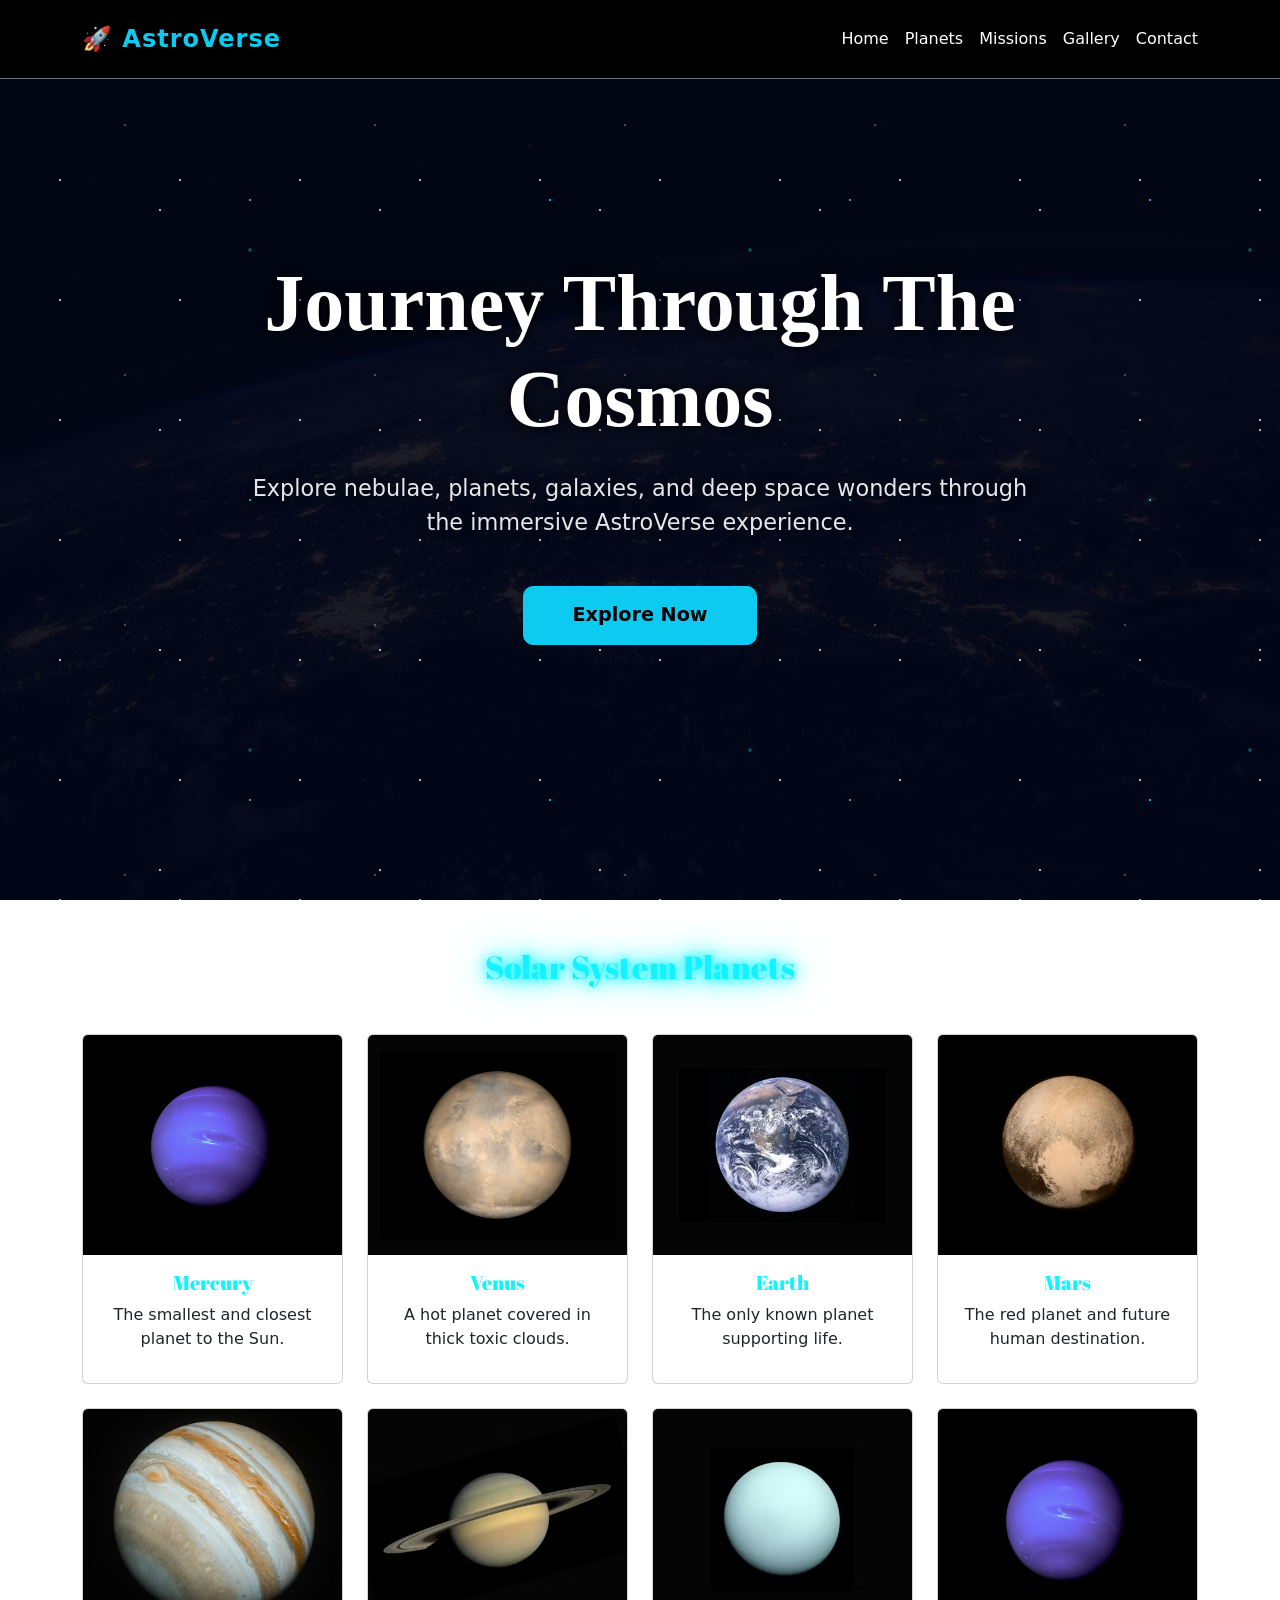
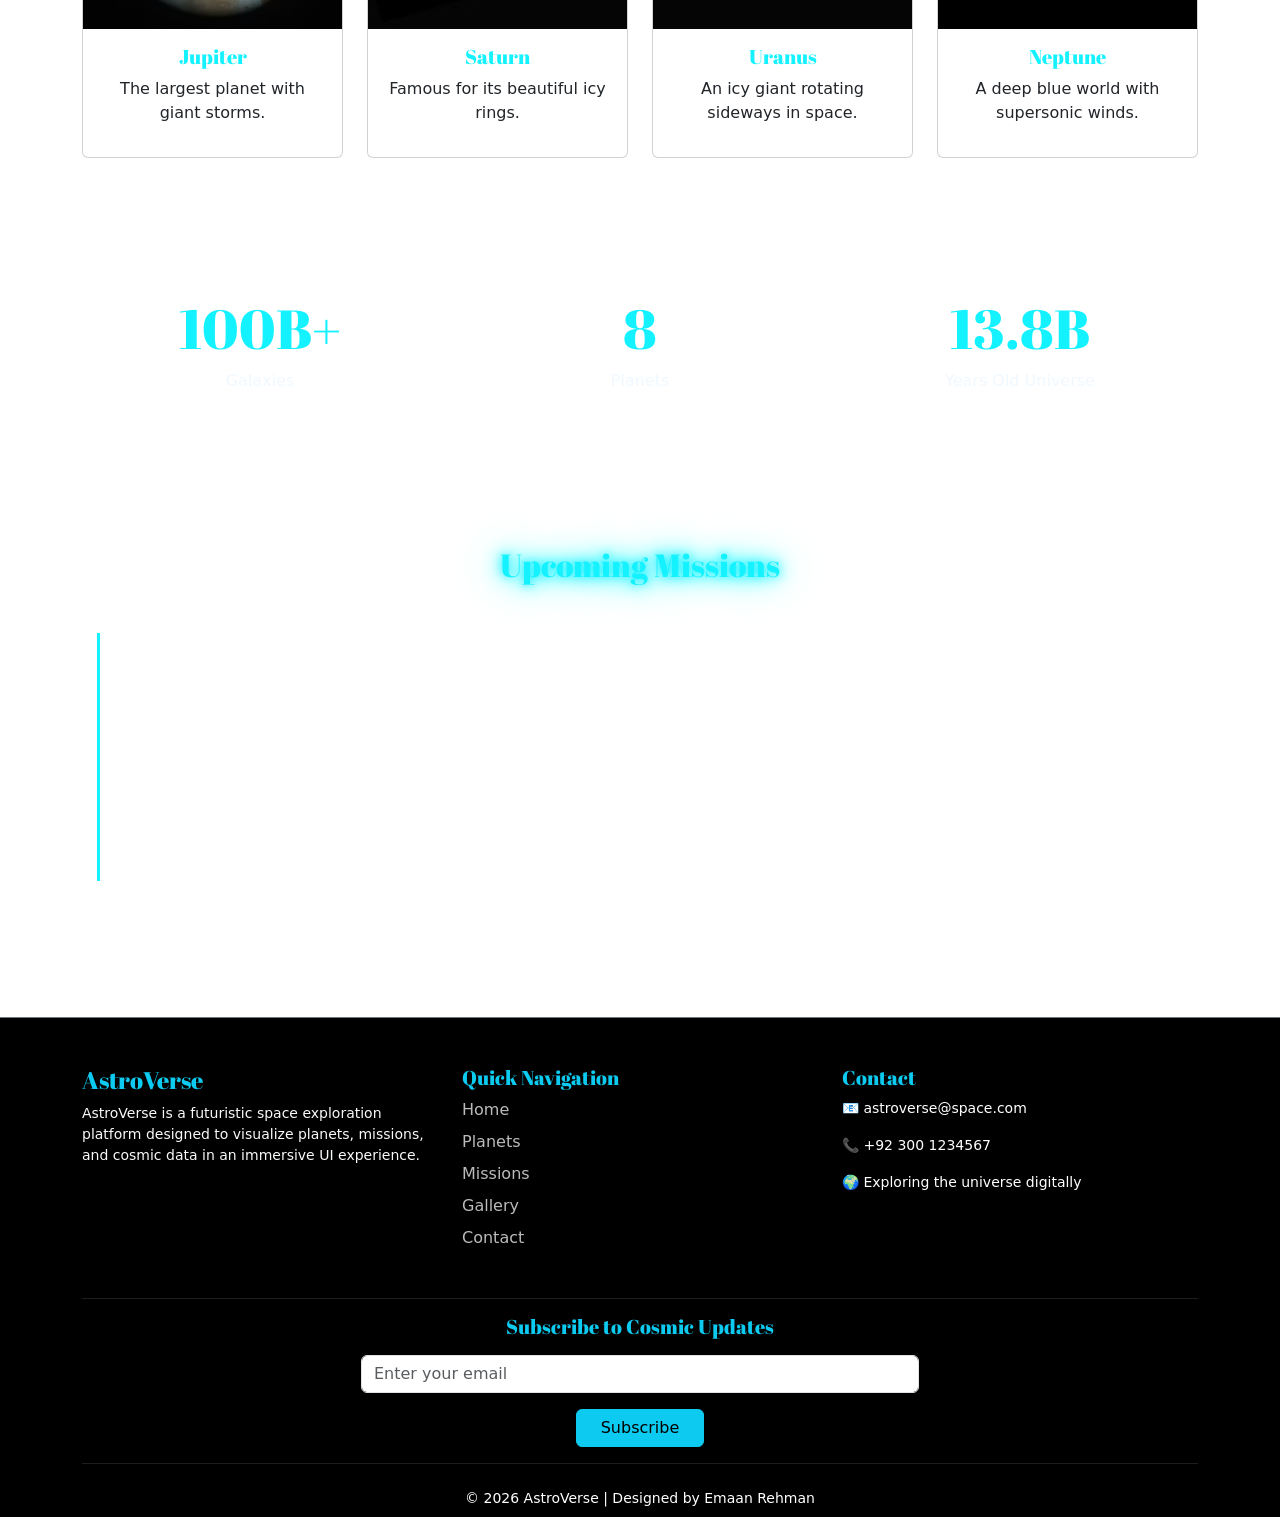
<file: Astroverse/index.html>
<!DOCTYPE html>
<html>
<head>
<title>AstroVerse</title>

<link rel="stylesheet" href="style.css">
<link rel="icon" type="image/x-icon" href="images/favicon.webp">

<link href="https://cdn.jsdelivr.net/npm/bootstrap@5.3.2/dist/css/bootstrap.min.css" rel="stylesheet">

<link href="https://fonts.googleapis.com/css2?family=Abril+Fatface&family=Cabin&display=swap" rel="stylesheet">
</head>

<body>

<!-- STAR BACKGROUND -->
<div class="stars"></div>
<div class="stars2"></div>
<div class="stars3"></div>

<!-- NAVBAR -->
<header class="fixed-top">
<nav class="navbar navbar-expand-lg navbar-dark bg-black border-bottom border-secondary py-3">
  <div class="container">

    <!-- Brand -->
    <a class="navbar-brand fw-bold text-info fs-4" href="index.html">
      🚀 AstroVerse
    </a>

    <!-- Toggler (visual only, no JS needed) -->
    <div class="ms-auto d-flex gap-3 align-items-center">

      <a href="index.html" class="nav-link text-white">Home</a>
      <a href="planets.html" class="nav-link text-white">Planets</a>
      <a href="missions.html" class="nav-link text-white">Missions</a>
      <a href="gallery.html" class="nav-link text-white">Gallery</a>
      <a href="contact.html" class="nav-link text-white">Contact</a>

    </div>

  </div>
</nav>
</header>

<!-- HERO SECTION -->
<section class="hero">

<div class="container">

<div class="row justify-content-center">

<div class="col-lg-9 text-center">

<h1 class="hero-title">
Journey Through The Cosmos
</h1>

<p class="hero-text">
Explore nebulae, planets, galaxies, and deep space wonders
through the immersive AstroVerse experience.
</p>

<a href="planets.html" class="btn btn-info btn-lg px-5 mt-3">
Explore Now
</a>

</div>

</div>

</div>

</section>

<!-- PLANETS SECTION -->
<section id="planets" class="py-5">

<div class="container">

<h2 class="text-center mb-5 glow">Solar System Planets</h2>

<div class="row g-4">

<!-- Mercury -->
<div class="col-lg-3 col-md-4 col-sm-6">
<div class="card">
<img src="images/mercury.jpg" class="img-fluid">
<div class="card-body text-center">
<h5>Mercury</h5>
<p>The smallest and closest planet to the Sun.</p>
</div>
</div>
</div>

<!-- Venus -->
<div class="col-lg-3 col-md-4 col-sm-6">
<div class="card">
<img src="images/venus.jpg" class="img-fluid">
<div class="card-body text-center">
<h5>Venus</h5>
<p>A hot planet covered in thick toxic clouds.</p>
</div>
</div>
</div>

<!-- Earth -->
<div class="col-lg-3 col-md-4 col-sm-6">
<div class="card">
<img src="images/earth.jpg" class="img-fluid">
<div class="card-body text-center">
<h5>Earth</h5>
<p>The only known planet supporting life.</p>
</div>
</div>
</div>

<!-- Mars -->
<div class="col-lg-3 col-md-4 col-sm-6">
<div class="card">
<img src="images/mars.jpg" class="img-fluid">
<div class="card-body text-center">
<h5>Mars</h5>
<p>The red planet and future human destination.</p>
</div>
</div>
</div>

<!-- Jupiter -->
<div class="col-lg-3 col-md-4 col-sm-6">
<div class="card">
<img src="images/jupiter.jpg" class="img-fluid">
<div class="card-body text-center">
<h5>Jupiter</h5>
<p>The largest planet with giant storms.</p>
</div>
</div>
</div>

<!-- Saturn -->
<div class="col-lg-3 col-md-4 col-sm-6">
<div class="card">
<img src="images/saturn.jpg" class="img-fluid">
<div class="card-body text-center">
<h5>Saturn</h5>
<p>Famous for its beautiful icy rings.</p>
</div>
</div>
</div>

<!-- Uranus -->
<div class="col-lg-3 col-md-4 col-sm-6">
<div class="card">
<img src="images/uranus.jpg" class="img-fluid">
<div class="card-body text-center">
<h5>Uranus</h5>
<p>An icy giant rotating sideways in space.</p>
</div>
</div>
</div>

<!-- Neptune -->
<div class="col-lg-3 col-md-4 col-sm-6">
<div class="card">
<img src="images/neptune.jpg" class="img-fluid">
<div class="card-body text-center">
<h5>Neptune</h5>
<p>A deep blue world with supersonic winds.</p>
</div>
</div>
</div>

</div>
</div>

</section>

<!-- STATS -->
<section class="stats py-5 text-center">
<div class="container">
<div class="row">

<div class="col-md-4 stat-box">
<h2>100B+</h2>
<p style="color: aliceblue">Galaxies</p>
</div>

<div class="col-md-4 stat-box">
<h2>8</h2>
<p style="color: aliceblue">Planets</p>
</div>

<div class="col-md-4 stat-box">
<h2>13.8B</h2>
<p style="color: aliceblue">Years Old Universe</p>
</div>

</div>
</div>
</section>

<!-- TIMELINE -->
<section class="py-5">
<div class="container">
<h2 class="text-center mb-5 glow">Upcoming Missions</h2>

<div class="timeline">

<div class="timeline-item">
<h5>Artemis II</h5>
<p>NASA Moon mission</p>
</div>

<div class="timeline-item">
<h5>Europa Clipper</h5>
<p>Exploring Jupiter's moon</p>
</div>

<div class="timeline-item">
<h5>Mars Sample Return</h5>
<p>Collecting Mars samples</p>
</div>

</div>
</div>
</section>

<!-- FOOTER -->
<footer class="bg-black text-white mt-5 pt-5 border-top border-secondary">

  <div class="container">

    <div class="row">

      <!-- ABOUT -->
      <div class="col-md-4 mb-4">
        <h4 class="text-info">AstroVerse</h4>
        <p class="small text-light">
          AstroVerse is a futuristic space exploration platform designed to visualize
          planets, missions, and cosmic data in an immersive UI experience.
        </p>
      </div>

      <!-- QUICK LINKS -->
      <div class="col-md-4 mb-4">
        <h5 class="text-info">Quick Navigation</h5>

        <a href="index.html" class="footer-link d-block">Home</a>
        <a href="planets.html" class="footer-link d-block">Planets</a>
        <a href="missions.html" class="footer-link d-block">Missions</a>
        <a href="gallery.html" class="footer-link d-block">Gallery</a>
        <a href="contact.html" class="footer-link d-block">Contact</a>

      </div>

      <!-- CONTACT -->
      <div class="col-md-4 mb-4">
        <h5 class="text-info">Contact</h5>

        <p class="small">📧 astroverse@space.com</p>
        <p class="small">📞 +92 300 1234567</p>
        <p class="small">🌍 Exploring the universe digitally</p>

      </div>

    </div>

    <hr class="border-secondary">

    <!-- NEWSLETTER -->
    <div class="row text-center">

      <div class="col-md-12">
        <h5 class="text-info">Subscribe to Cosmic Updates</h5>

        <input type="email" class="form-control w-50 mx-auto my-3" placeholder="Enter your email">

        <button class="btn btn-info px-4">Subscribe</button>
      </div>

    </div>

    <hr class="border-secondary">

    <!-- COPYRIGHT -->
    <div class="text-center small py-2">
      © 2026 AstroVerse | Designed by Emaan Rehman
    </div>

  </div>

</footer>

</body>
</html>
</file>
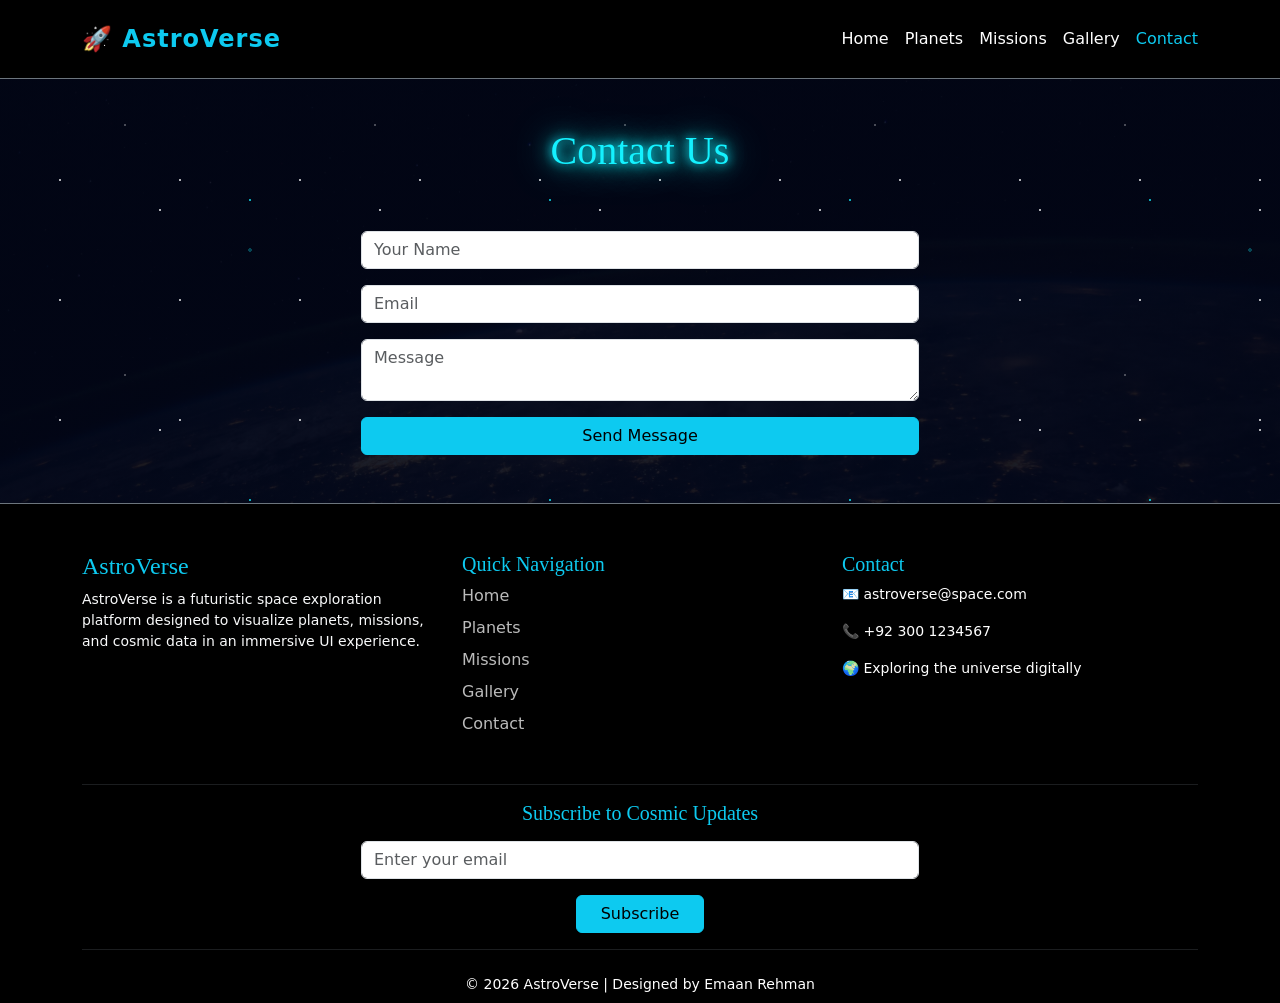
<file: Astroverse/contact.html>
<!DOCTYPE html>
<html>
<head>
<title>Contact</title>
<link rel="stylesheet" href="style.css">
<link rel="icon" type="image/x-icon" href="images/favicon.webp">
<link href="https://cdn.jsdelivr.net/npm/bootstrap@5.3.2/dist/css/bootstrap.min.css" rel="stylesheet">
</head>

<body>
<!-- STAR BACKGROUND -->
<div class="stars"></div>
<div class="stars2"></div>
<div class="stars3"></div>

<!-- HEADER -->
<header>

<nav class="navbar navbar-expand-lg navbar-dark bg-black border-bottom border-secondary py-3">

<div class="container">

<a class="navbar-brand fw-bold text-info fs-4" href="index.html">
🚀 AstroVerse
</a>

<div class="ms-auto d-flex gap-3">

<a href="index.html" class="nav-link text-white">Home</a>

<a href="planets.html" class="nav-link text-white">Planets</a>

<a href="missions.html" class="nav-link text-white">Missions</a>

<a href="gallery.html" class="nav-link text-white">Gallery</a>

<a href="contact.html" class="nav-link text-info">Contact</a>

</div>

</div>

</nav>

</header>
<section class="py-5 text-center">
<h1 class="glow">Contact Us</h1>
</section>

<div class="container">
<form class="w-50 mx-auto">

<input type="text" class="form-control mb-3" placeholder="Your Name">
<input type="email" class="form-control mb-3" placeholder="Email">
<textarea class="form-control mb-3" placeholder="Message"></textarea>

<button class="btn btn-info w-100">Send Message</button>

</form>
</div>

<footer class="bg-black text-white mt-5 pt-5 border-top border-secondary">

  <div class="container">

    <div class="row">

      <!-- ABOUT -->
      <div class="col-md-4 mb-4">
        <h4 class="text-info">AstroVerse</h4>
        <p class="small text-light">
          AstroVerse is a futuristic space exploration platform designed to visualize
          planets, missions, and cosmic data in an immersive UI experience.
        </p>
      </div>

      <!-- QUICK LINKS -->
      <div class="col-md-4 mb-4">
        <h5 class="text-info">Quick Navigation</h5>

        <a href="index.html" class="footer-link d-block">Home</a>
        <a href="planets.html" class="footer-link d-block">Planets</a>
        <a href="missions.html" class="footer-link d-block">Missions</a>
        <a href="gallery.html" class="footer-link d-block">Gallery</a>
        <a href="contact.html" class="footer-link d-block">Contact</a>

      </div>

      <!-- CONTACT -->
      <div class="col-md-4 mb-4">
        <h5 class="text-info">Contact</h5>

        <p class="small">📧 astroverse@space.com</p>
        <p class="small">📞 +92 300 1234567</p>
        <p class="small">🌍 Exploring the universe digitally</p>

      </div>

    </div>

    <hr class="border-secondary">

    <!-- NEWSLETTER -->
    <div class="row text-center">

      <div class="col-md-12">
        <h5 class="text-info">Subscribe to Cosmic Updates</h5>

        <input type="email" class="form-control w-50 mx-auto my-3" placeholder="Enter your email">

        <button class="btn btn-info px-4">Subscribe</button>
      </div>

    </div>

    <hr class="border-secondary">

    <!-- COPYRIGHT -->
    <div class="text-center small py-2">
      © 2026 AstroVerse | Designed by Emaan Rehman
    </div>

  </div>

</footer>

</body>
</html>
</file>
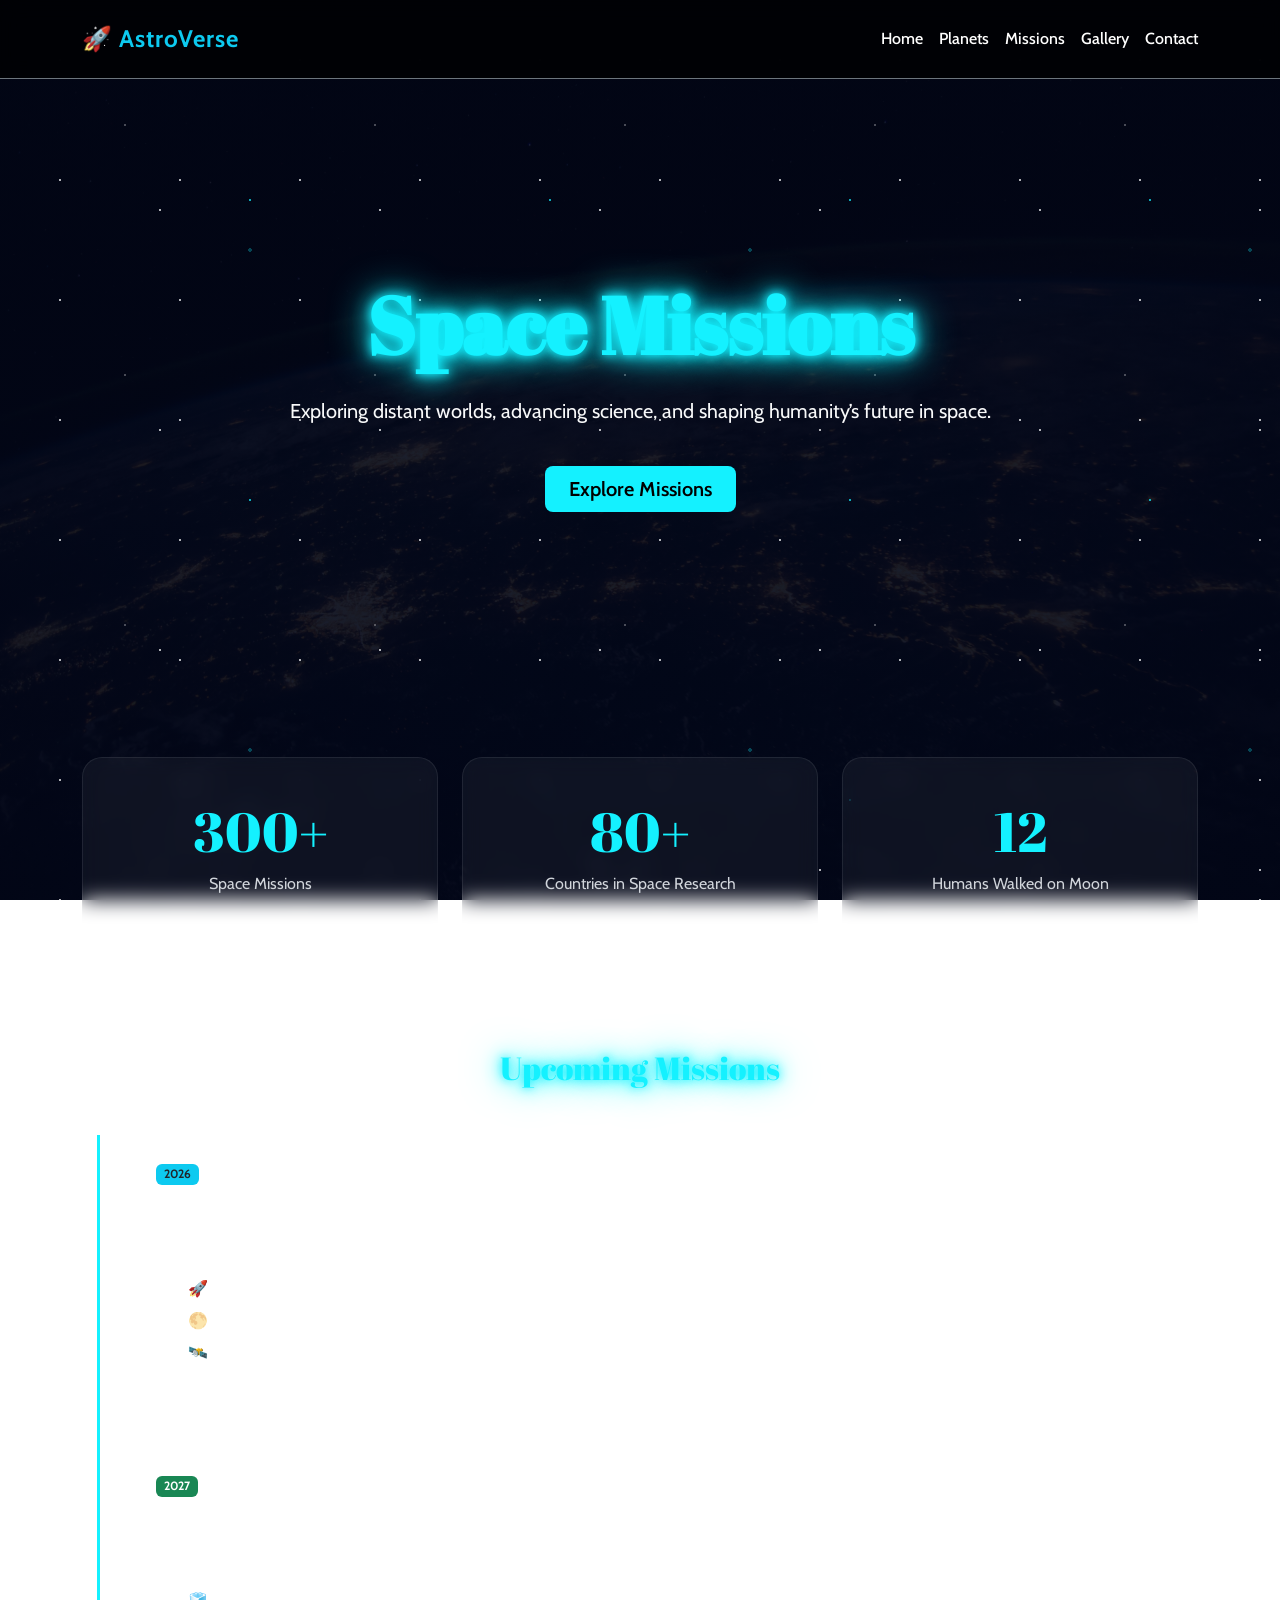
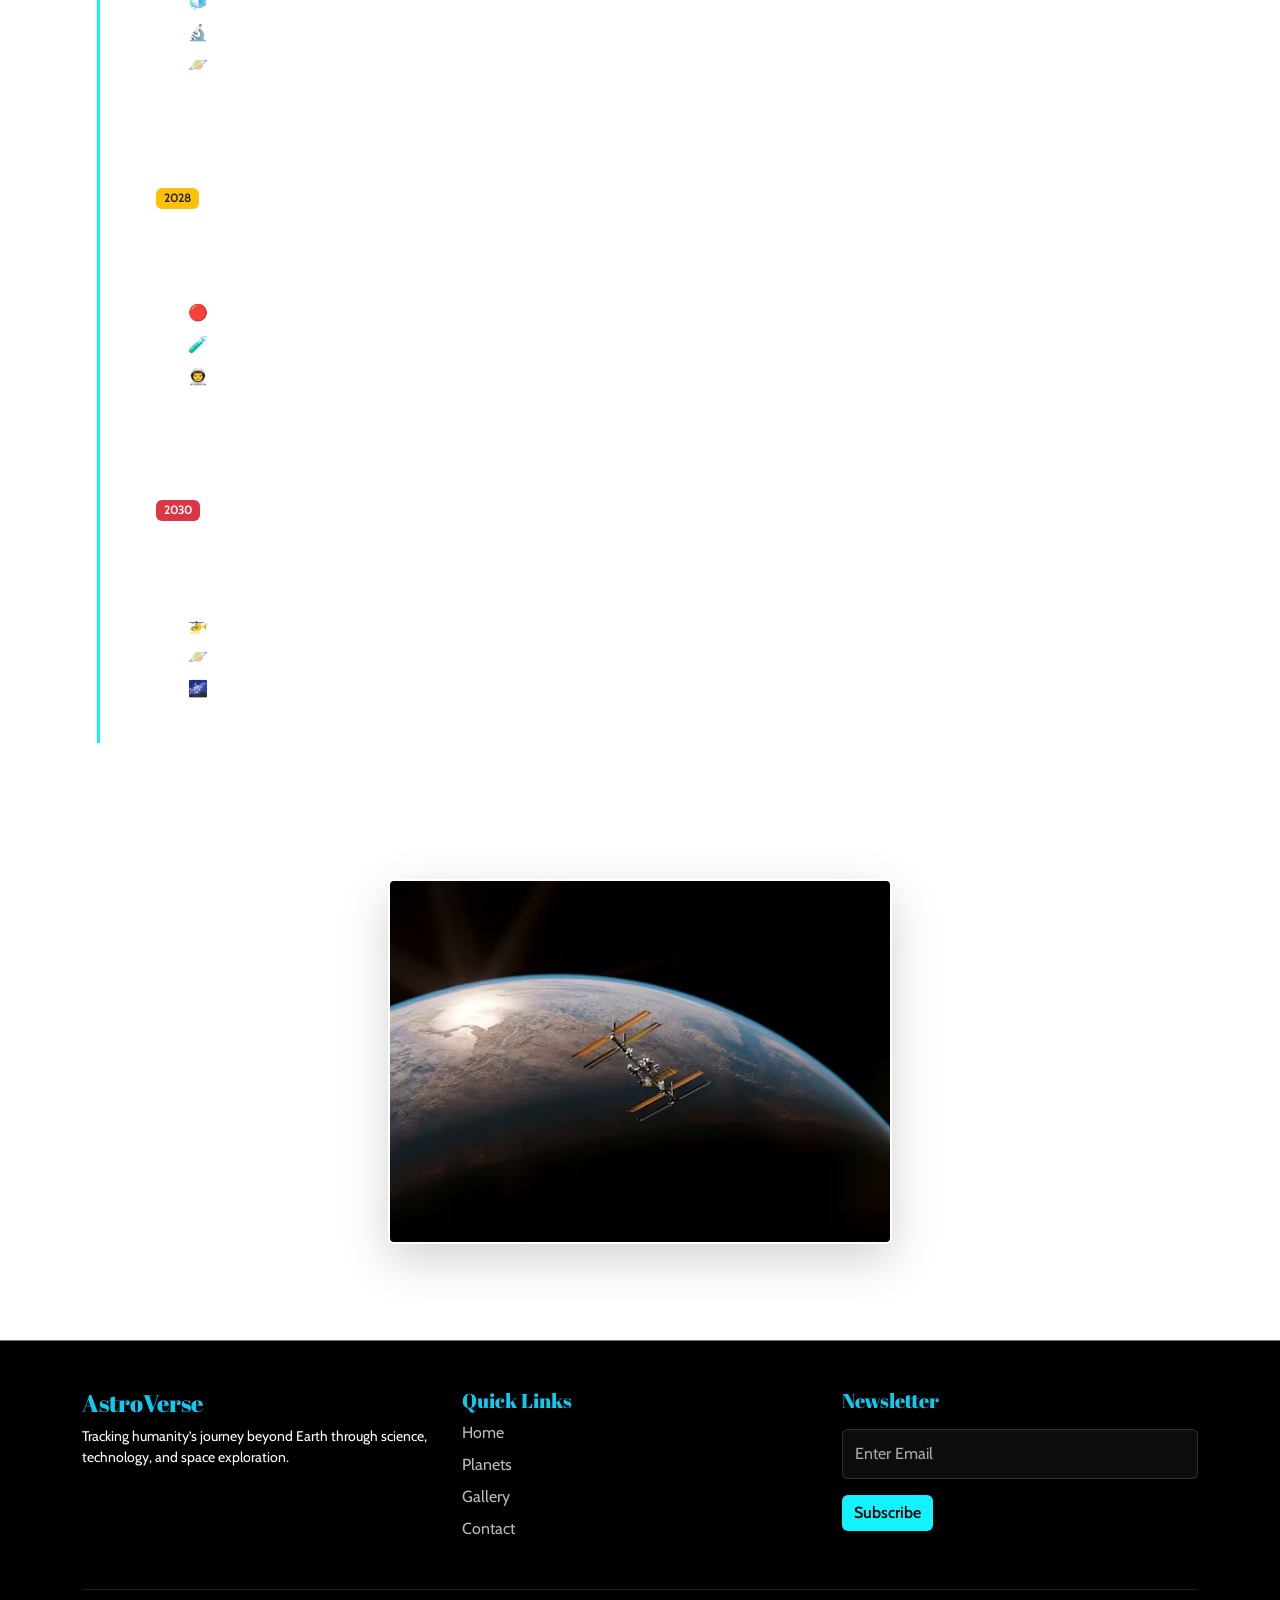
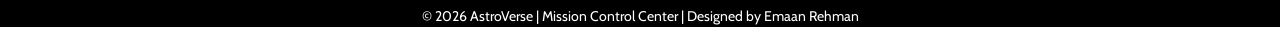
<file: Astroverse/missions.html>
<!DOCTYPE html>
<html lang="en">

<head>
    <meta charset="UTF-8">
    <meta name="viewport" content="width=device-width, initial-scale=1.0">

    <title>AstroVerse | Missions</title>

    <!-- Bootstrap -->
    <link href="https://cdn.jsdelivr.net/npm/bootstrap@5.3.2/dist/css/bootstrap.min.css" rel="stylesheet">

    <!-- Google Fonts -->
    <link href="https://fonts.googleapis.com/css2?family=Abril+Fatface&family=Cabin&display=swap" rel="stylesheet">

    <!-- Custom CSS -->
    <link rel="stylesheet" href="style.css">

    <!-- Favicon -->
<link rel="icon" type="image/x-icon" href="images/favicon.webp">
</head>

<body>

<!-- STARS -->
<div class="stars"></div>
<div class="stars2"></div>
<div class="stars3"></div>

<!-- HEADER -->
<header>

<nav class="navbar navbar-expand-lg navbar-dark bg-black border-bottom border-secondary py-3">

<div class="container">

<a class="navbar-brand fw-bold text-info fs-4" href="index.html">
🚀 AstroVerse
</a>

<div class="ms-auto d-flex gap-3">

<a href="index.html" class="nav-link text-white">Home</a>

<a href="planets.html" class="nav-link text-white">Planets</a>

<a href="missions.html" class="nav-link text-info">Missions</a>

<a href="gallery.html" class="nav-link text-white">Gallery</a>

<a href="contact.html" class="nav-link text-white">Contact</a>

</div>

</div>

</nav>

</header>

<!-- HERO -->
<section class="missions-hero">

<div class="container">

<div class="row justify-content-center">

<div class="col-lg-8">

<h1 class="display-1 glow fw-bold mb-4">
Space Missions
</h1>

<p class="lead text-light">
Exploring distant worlds, advancing science,
and shaping humanity’s future in space.
</p>

<a href="#timeline"
class="btn btn-info btn-lg mt-4 px-4">
Explore Missions
</a>

</div>

</div>

</div>

</section>

<!-- STATS -->
<section class="py-5">

<div class="container">

<div class="row g-4 text-center">

<div class="col-md-4">

<div class="mission-stat">

<h2>300+</h2>

<p>Space Missions</p>

</div>

</div>

<div class="col-md-4">

<div class="mission-stat">

<h2>80+</h2>

<p>Countries in Space Research</p>

</div>

</div>

<div class="col-md-4">

<div class="mission-stat">

<h2>12</h2>

<p>Humans Walked on Moon</p>

</div>

</div>

</div>

</div>

</section>

<!-- TIMELINE -->
<section class="py-5" id="timeline">

<div class="container">

<h2 class="text-center glow mb-5">
Upcoming Missions
</h2>

<div class="timeline">

<!-- ARTEMIS -->
<div class="timeline-item">

<div class="timeline-content">

<span class="badge bg-info text-dark mb-3">
2026
</span>

<h4>Artemis II</h4>

<p>
NASA's Artemis II mission will send astronauts around the Moon,
preparing for future lunar landings.
</p>

<ul>
<li>🚀 Human lunar mission</li>
<li>🌕 Orion spacecraft</li>
<li>🛰️ Deep space exploration</li>
</ul>

</div>

</div>

<!-- EUROPA -->
<div class="timeline-item">

<div class="timeline-content">

<span class="badge bg-success mb-3">
2027
</span>

<h4>Europa Clipper</h4>

<p>
A mission designed to study Jupiter’s icy moon Europa
and search for conditions suitable for life.
</p>

<ul>
<li>🧊 Ice-covered moon</li>
<li>🔬 Astrobiology research</li>
<li>🪐 Jupiter system exploration</li>
</ul>

</div>

</div>

<!-- MARS -->
<div class="timeline-item">

<div class="timeline-content">

<span class="badge bg-warning text-dark mb-3">
2028
</span>

<h4>Mars Sample Return</h4>

<p>
Scientists aim to return Martian rock samples to Earth
for advanced laboratory analysis.
</p>

<ul>
<li>🔴 Mars exploration</li>
<li>🧪 Rock sample studies</li>
<li>👨‍🚀 Future human missions</li>
</ul>

</div>

</div>

<!-- DRAGONFLY -->
<div class="timeline-item">

<div class="timeline-content">

<span class="badge bg-danger mb-3">
2030
</span>

<h4>Dragonfly Mission</h4>

<p>
A robotic drone mission to Saturn’s moon Titan
to explore its atmosphere and chemistry.
</p>

<ul>
<li>🚁 Flying robotic drone</li>
<li>🪐 Titan exploration</li>
<li>🌌 Organic chemistry research</li>
</ul>

</div>

</div>

</div>

</div>

</section>

<!-- FEATURED IMAGE -->
<section class="py-5">

<div class="container text-center">

<img src="images/mission-space.jpg"
class="img-fluid rounded shadow-lg mission-image">

</div>

</section>

<!-- FOOTER -->
<footer class="bg-black text-white mt-5 pt-5 border-top border-secondary">

<div class="container">

<div class="row">

<!-- ABOUT -->
<div class="col-md-4 mb-4">

<h4 class="text-info">
AstroVerse
</h4>

<p class="small">
Tracking humanity’s journey beyond Earth through science,
technology, and space exploration.
</p>

</div>

<!-- LINKS -->
<div class="col-md-4 mb-4">

<h5 class="text-info">
Quick Links
</h5>

<a href="index.html" class="footer-link d-block">Home</a>

<a href="planets.html" class="footer-link d-block">Planets</a>

<a href="gallery.html" class="footer-link d-block">Gallery</a>

<a href="contact.html" class="footer-link d-block">Contact</a>

</div>

<!-- NEWSLETTER -->
<div class="col-md-4 mb-4">

<h5 class="text-info">
Newsletter
</h5>

<input type="email"
class="form-control my-3"
placeholder="Enter Email">

<button class="btn btn-info">
Subscribe
</button>

</div>

</div>

<hr class="border-secondary">

<p class="text-center small">
© 2026 AstroVerse | Mission Control Center | Designed by Emaan Rehman
</p>

</div>

</footer>

</body>
</html>
</file>
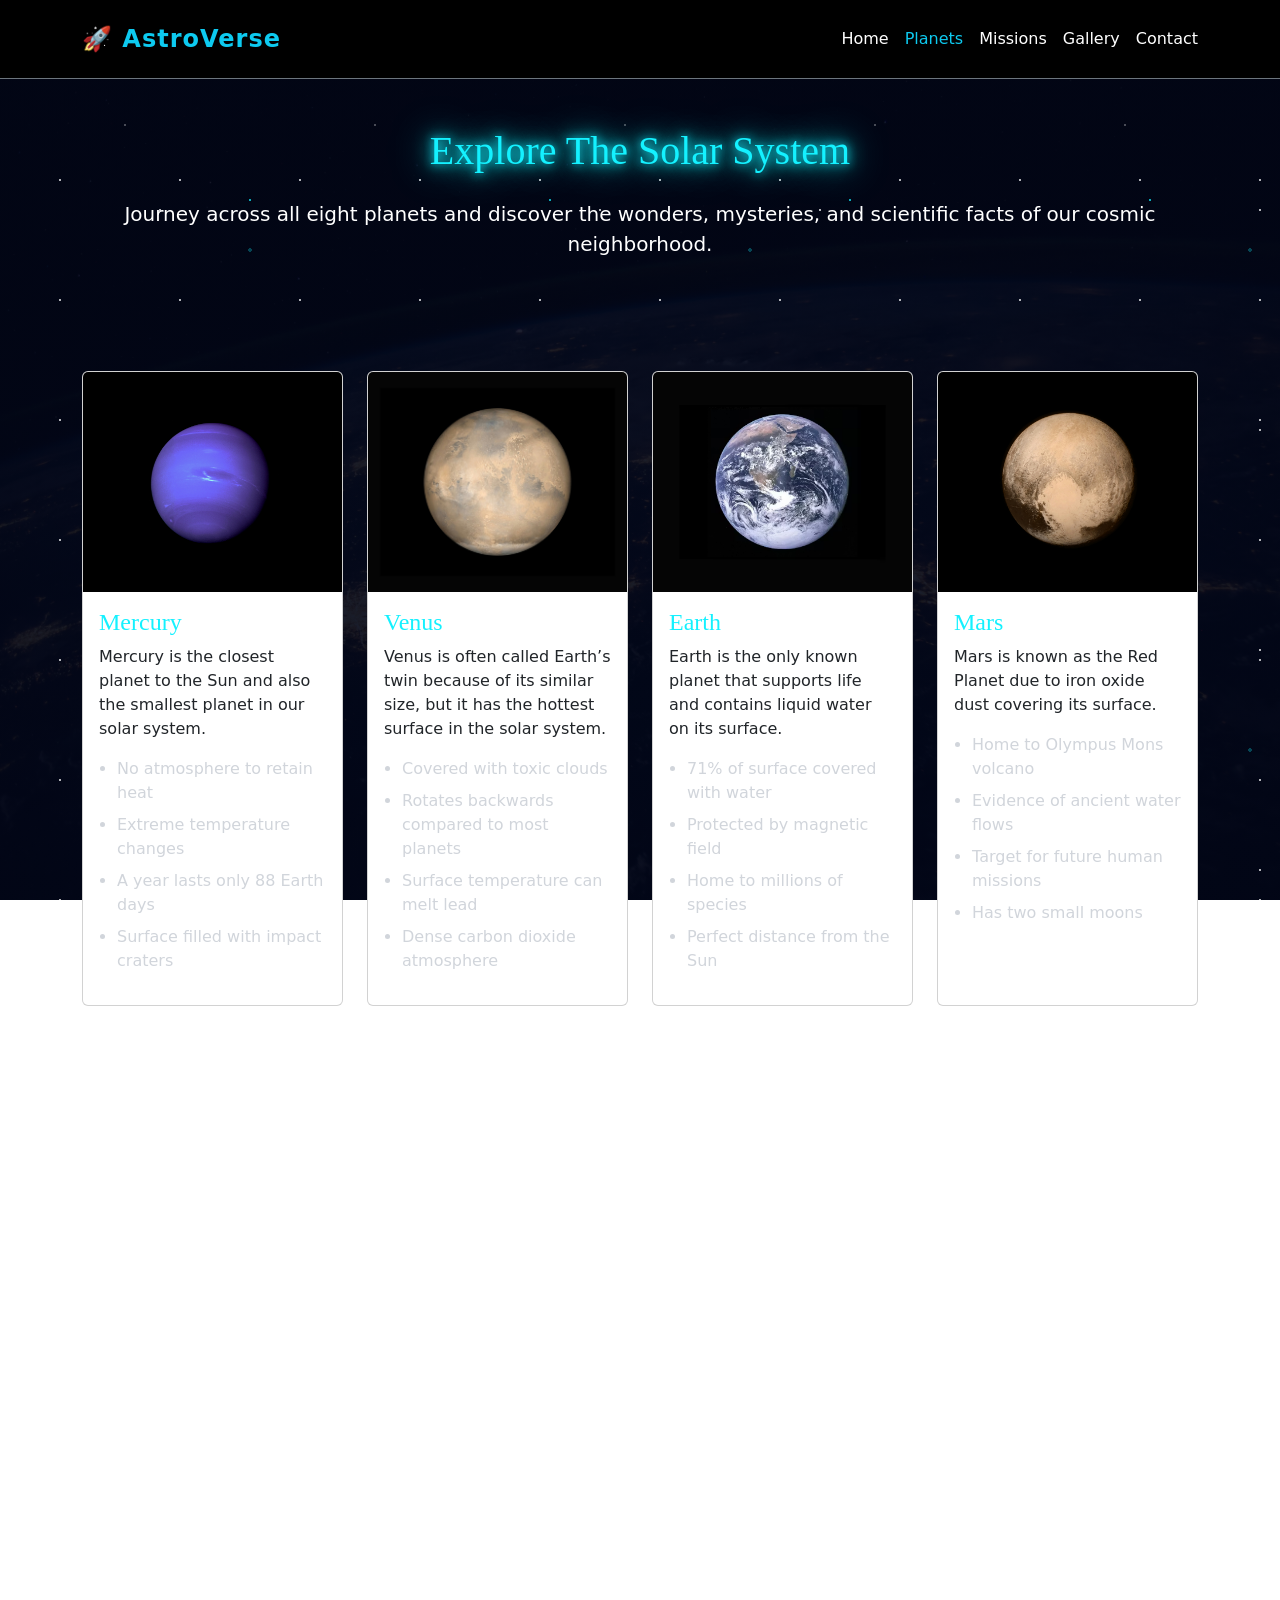
<file: Astroverse/planets.html>
<!DOCTYPE html>
<html>
<head>
<title>Planets</title>
<link rel="stylesheet" href="style.css">
<link rel="icon" type="image/x-icon" href="images/favicon.webp">
<link href="https://cdn.jsdelivr.net/npm/bootstrap@5.3.2/dist/css/bootstrap.min.css" rel="stylesheet">
</head>

<body>

<!-- STAR BACKGROUND -->
<div class="stars"></div>
<div class="stars2"></div>
<div class="stars3"></div>

<!-- NAVBAR -->
<!-- HEADER -->
<header>

<nav class="navbar navbar-expand-lg navbar-dark bg-black border-bottom border-secondary py-3">

<div class="container">

<a class="navbar-brand fw-bold text-info fs-4" href="index.html">
🚀 AstroVerse
</a>

<div class="ms-auto d-flex gap-3">

<a href="index.html" class="nav-link text-white">Home</a>

<a href="planets.html" class="nav-link text-info">Planets</a>

<a href="missions.html" class="nav-link text-white">Missions</a>

<a href="gallery.html" class="nav-link text-white">Gallery</a>

<a href="contact.html" class="nav-link text-white">Contact</a>

</div>

</div>

</nav>

</header>

<section class="py-5 text-center">
<div class="container">
<h1 class="glow mb-4">Explore The Solar System</h1>

<p class="lead" style="color: white">
Journey across all eight planets and discover the wonders,
mysteries, and scientific facts of our cosmic neighborhood.
</p>
</div>
</section>

<div class="container py-5">

<div class="row g-4">

<!-- Mercury -->
<div class="col-lg-3 col-md-4 col-sm-6">
<div class="card h-100">
<img src="images/mercury.jpg" class="img-fluid">

<div class="card-body">
<h4> Mercury</h4>

<p>
Mercury is the closest planet to the Sun and also the smallest
planet in our solar system.
</p>

<ul>
<li>No atmosphere to retain heat</li>
<li>Extreme temperature changes</li>
<li>A year lasts only 88 Earth days</li>
<li>Surface filled with impact craters</li>
</ul>

</div>
</div>
</div>

<!-- Venus -->
<div class="col-lg-3 col-md-4 col-sm-6">
<div class="card h-100">
<img src="images/venus.jpg" class="img-fluid">

<div class="card-body">
<h4> Venus</h4>

<p>
Venus is often called Earth’s twin because of its similar size,
but it has the hottest surface in the solar system.
</p>

<ul>
<li>Covered with toxic clouds</li>
<li>Rotates backwards compared to most planets</li>
<li>Surface temperature can melt lead</li>
<li>Dense carbon dioxide atmosphere</li>
</ul>

</div>
</div>
</div>

<!-- Earth -->
<div class="col-lg-3 col-md-4 col-sm-6">
<div class="card h-100">
<img src="images/earth.jpg" class="img-fluid">

<div class="card-body">
<h4>Earth</h4>

<p>
Earth is the only known planet that supports life and contains
liquid water on its surface.
</p>

<ul>
<li>71% of surface covered with water</li>
<li>Protected by magnetic field</li>
<li>Home to millions of species</li>
<li>Perfect distance from the Sun</li>
</ul>

</div>
</div>
</div>

<!-- Mars -->
<div class="col-lg-3 col-md-4 col-sm-6">
<div class="card h-100">
<img src="images/mars.jpg" class="img-fluid">

<div class="card-body">
<h4> Mars</h4>

<p>
Mars is known as the Red Planet due to iron oxide dust covering
its surface.
</p>

<ul>
<li>Home to Olympus Mons volcano</li>
<li>Evidence of ancient water flows</li>
<li>Target for future human missions</li>
<li>Has two small moons</li>
</ul>

</div>
</div>
</div>

<!-- Jupiter -->
<div class="col-lg-3 col-md-4 col-sm-6">
<div class="card h-100">
<img src="images/jupiter.jpg" class="img-fluid">

<div class="card-body">
<h4> Jupiter</h4>

<p>
Jupiter is the largest planet in the solar system and is made
mostly of gas.
</p>

<ul>
<li>Famous Great Red Spot storm</li>
<li>Has over 90 known moons</li>
<li>Extremely strong magnetic field</li>
<li>Could fit 1,300 Earths inside</li>
</ul>

</div>
</div>
</div>

<!-- Saturn -->
<div class="col-lg-3 col-md-4 col-sm-6">
<div class="card h-100">
<img src="images/saturn.jpg" class="img-fluid">

<div class="card-body">
<h4> Saturn</h4>

<p>
Saturn is famous for its beautiful ring system made of ice and
rock particles.
</p>

<ul>
<li>Second largest planet</li>
<li>Has hundreds of ring segments</li>
<li>Very low density planet</li>
<li>More than 140 moons discovered</li>
</ul>

</div>
</div>
</div>

<!-- Uranus -->
<div class="col-lg-3 col-md-4 col-sm-6">
<div class="card h-100">
<img src="images/uranus.jpg" class="img-fluid">

<div class="card-body">
<h4> Uranus</h4>

<p>
Uranus is an icy giant that rotates sideways compared to other
planets.
</p>

<ul>
<li>Blue-green color from methane gas</li>
<li>Very cold atmosphere</li>
<li>Has faint ring system</li>
<li>Takes 84 Earth years to orbit the Sun</li>
</ul>

</div>
</div>
</div>

<!-- Neptune -->
<div class="col-lg-3 col-md-4 col-sm-6">
<div class="card h-100">
<img src="images/neptune.jpg" class="img-fluid">

<div class="card-body">
<h4> Neptune</h4>

<p>
Neptune is the farthest known planet from the Sun and experiences
powerful storms.
</p>

<ul>
<li>Fastest winds in the solar system</li>
<li>Deep blue methane atmosphere</li>
<li>Discovered using mathematics</li>
<li>One orbit takes 165 Earth years</li>
</ul>

</div>
</div>
</div>

</div>
</div>

<!-- FOOTER -->
<footer class="bg-black text-white mt-5 pt-5 border-top border-secondary">

  <div class="container">

    <div class="row">

      <!-- ABOUT -->
      <div class="col-md-4 mb-4">
        <h4 class="text-info">AstroVerse</h4>
        <p class="small text-light">
          AstroVerse is a futuristic space exploration platform designed to visualize
          planets, missions, and cosmic data in an immersive UI experience.
        </p>
      </div>

      <!-- QUICK LINKS -->
      <div class="col-md-4 mb-4">
        <h5 class="text-info">Quick Navigation</h5>

        <a href="index.html" class="footer-link d-block">Home</a>
        <a href="planets.html" class="footer-link d-block">Planets</a>
        <a href="missions.html" class="footer-link d-block">Missions</a>
        <a href="gallery.html" class="footer-link d-block">Gallery</a>
        <a href="contact.html" class="footer-link d-block">Contact</a>

      </div>

      <!-- CONTACT -->
      <div class="col-md-4 mb-4">
        <h5 class="text-info">Contact</h5>

        <p class="small">📧 astroverse@space.com</p>
        <p class="small">📞 +92 300 1234567</p>
        <p class="small">🌍 Exploring the universe digitally</p>

      </div>

    </div>

    <hr class="border-secondary">

    <!-- NEWSLETTER -->
    <div class="row text-center">

      <div class="col-md-12">
        <h5 class="text-info">Subscribe to Cosmic Updates</h5>

        <input type="email" class="form-control w-50 mx-auto my-3" placeholder="Enter your email">

        <button class="btn btn-info px-4">Subscribe</button>
      </div>

    </div>

    <hr class="border-secondary">

    <!-- COPYRIGHT -->
    <div class="text-center small py-2">
      © 2026 AstroVerse | Designed by Emaan Rehman
    </div>

  </div>

</footer>

</body>
</html>
</file>
<file: Astroverse/style.css>
/* =========================================
   GOOGLE FONT STYLING
   ========================================= */

body {
    font-family: 'Cabin', sans-serif;

    margin: 0;
    padding: 0;

    color: white;

    overflow-x: hidden;

    background:
    linear-gradient(
    rgba(2,6,23,0.88),
    rgba(2,6,23,0.92)
    ),
    url('images/mission-bg.jpg');

    background-size: cover;
    background-position: center;
    background-repeat: no-repeat;
    background-attachment: fixed;
}

/* HEADINGS */
h1, h2, h3, h4, h5 {
    font-family: 'Abril Fatface', serif;
}

/* =========================================
   REMOVE WHITE BACKGROUNDS
   ========================================= */

section,
.container,
.container-fluid,
.row {
    background: transparent !important;
}

/* =========================================
   STATIC STARRY BACKGROUND
   ========================================= */

.stars,
.stars2,
.stars3 {

    position: fixed;

    top: 0;
    left: 0;

    width: 100%;
    height: 100%;

    z-index: -1;

    pointer-events: none;
}

/* SMALL STARS */
.stars {

    background-image:
    radial-gradient(white 1px, transparent 1px),
    radial-gradient(white 1px, transparent 1px),
    radial-gradient(#14f1ff 1px, transparent 1px);

    background-size:
    120px 120px,
    220px 220px,
    300px 300px;

    background-position:
    0 0,
    50px 100px,
    100px 50px;

    opacity: 0.7;
}

/* MEDIUM STARS */
.stars2 {

    background-image:
    radial-gradient(rgba(255,255,255,0.7) 1px, transparent 1px);

    background-size: 250px 250px;

    opacity: 0.4;
}

/* LARGE STARS */
.stars3 {

    background-image:
    radial-gradient(rgba(20,241,255,0.9) 2px, transparent 2px);

    background-size: 500px 500px;

    opacity: 0.3;
}

/* =========================================
   NAVBAR
   ========================================= */

.navbar {

    background: rgba(0,0,0,0.75) !important;

    backdrop-filter: blur(10px);

    border-bottom:
    1px solid rgba(255,255,255,0.08);
}

.navbar-brand {

    letter-spacing: 1px;

    font-weight: bold;
}

.nav-link {

    color: white !important;

    transition: 0.3s;

    font-weight: 500;
}

.nav-link:hover {

    color: #14f1ff !important;
}

/* =========================================
   HERO SECTION
   ========================================= */

.hero {

    min-height: 100vh;

    display: flex;
    align-items: center;
    justify-content: center;

    text-align: center;

    padding: 120px 20px;

    background:
    linear-gradient(
    rgba(2,6,23,0.45),
    rgba(2,6,23,0.65)
    );
}

.hero-title {

    font-size: 5rem;

    font-family: Georgia, 'Times New Roman', Times, serif;

    font-weight: bold;

    color: white;

    text-shadow:
    0 0 10px rgba(0,0,0,0.8),
    0 0 25px rgba(0,0,0,0.7);

    margin-bottom: 25px;
}

.hero-text {

    font-size: 1.4rem;

    color: #e5e7eb;

    max-width: 800px;

    margin: auto;

    margin-bottom: 30px;

    text-shadow:
    0 0 10px rgba(0,0,0,0.8);
}

/* HERO BUTTON */
.hero .btn {

    font-size: 1.2rem;

    padding: 14px 40px;

    border-radius: 10px;

    font-weight: 600;

    transition: 0.4s;
}

.hero .btn:hover {

    transform: translateY(-3px);

    box-shadow:
    0 0 20px rgba(20,241,255,0.6);
}

/* =========================================
   MISSIONS HERO
   ========================================= */

.missions-hero {

    min-height: 70vh;

    display: flex;
    align-items: center;
    justify-content: center;

    text-align: center;

    padding: 100px 20px;

    background:
    linear-gradient(
    rgba(2,6,23,0.45),
    rgba(2,6,23,0.65)
    );
}

/* =========================================
   GLOW EFFECTS
   ========================================= */

.glow {

    color: #14f1ff;

    text-shadow:
    0 0 10px #14f1ff,
    0 0 20px #14f1ff,
    0 0 40px #14f1ff;
}

/* =========================================
   BUTTONS
   ========================================= */

.btn-info {

    background: #14f1ff;

    border: none;

    color: black;

    font-weight: 600;
}

.btn-info:hover {

    background: #0fd5e0;
}

/* =========================================
   GLASS EFFECT
   ========================================= */

.card,
.timeline-content,
.stat-box,
.mission-stat {

    background:
    rgba(255,255,255,0.05);

    backdrop-filter: blur(10px);

    border:
    1px solid rgba(255,255,255,0.08);
}

/* =========================================
   PLANET CARDS
   ========================================= */

.card {

    color: white;

    border-radius: 15px;

    overflow: hidden;

    transition: 0.4s;

    height: 100%;
}

.card:hover {

    transform: translateY(-10px);

    box-shadow:
    0 0 20px rgba(20,241,255,0.5);
}

.card img {

    height: 220px;

    object-fit: cover;
}

.card-body {

    padding: 20px;
}

.card h4,
.card h5 {

    color: #14f1ff;
}

.card ul {

    padding-left: 18px;

    text-align: left;
}

.card li {

    margin-bottom: 8px;

    color: #d1d5db;
}

/* =========================================
   STATS SECTION
   ========================================= */

.stat-box,
.mission-stat {

    padding: 40px 20px;

    border-radius: 20px;

    transition: 0.4s;

    height: 100%;
}

.stat-box:hover,
.mission-stat:hover {

    transform: translateY(-10px);

    box-shadow:
    0 0 20px rgba(20,241,255,0.5);
}

.stat-box h2,
.mission-stat h2 {

    color: #14f1ff;

    font-size: 55px;
}

.stat-box p,
.mission-stat p {

    color: #d1d5db;
}

/* =========================================
   TIMELINE
   ========================================= */

.timeline {

    border-left: 3px solid #14f1ff;

    padding-left: 30px;

    margin-left: 15px;
}

.timeline-item {

    margin-bottom: 40px;

    color: white;
}

.timeline-content {

    padding: 25px;

    border-radius: 15px;

    transition: 0.4s;
}

.timeline-content:hover {

    transform: scale(1.02);

    box-shadow:
    0 0 20px rgba(20,241,255,0.5);
}

.timeline-content li {

    margin-bottom: 8px;
}

/* =========================================
   MASONRY GALLERY
   ========================================= */

.masonry-gallery {

    column-count: 3;

    column-gap: 20px;
}

.gallery-img {

    width: 100%;

    margin-bottom: 20px;

    border-radius: 20px;

    display: block;

    break-inside: avoid;

    transition: 0.4s;

    border:
    2px solid rgba(255,255,255,0.08);

    filter:
    brightness(1.08)
    contrast(1.08)
    saturate(1.15);
}

.gallery-img:hover {

    transform: scale(1.02);

    box-shadow:
    0 0 25px rgba(20,241,255,0.5);
}

/* =========================================
   FEATURED IMAGE
   ========================================= */

.mission-image {

    max-height: 500px;

    border-radius: 20px;

    border:
    2px solid rgba(255,255,255,0.1);
}

/* =========================================
   FORMS
   ========================================= */

.form-control {

    background:
    rgba(255,255,255,0.05);

    border:
    1px solid rgba(255,255,255,0.15);

    color: white;

    padding: 12px;
}

.form-control:focus {

    background:
    rgba(255,255,255,0.08);

    color: white;

    border-color: #14f1ff;

    box-shadow:
    0 0 10px rgba(20,241,255,0.4);
}

.form-control::placeholder {

    color: #aaa;
}

/* =========================================
   FOOTER
   ========================================= */

footer {

    background:
    rgba(0,0,0,0.7);

    backdrop-filter: blur(10px);

    border-top:
    1px solid rgba(255,255,255,0.08);
}

.footer-link {

    color: #bbb;

    text-decoration: none;

    margin-bottom: 8px;

    display: block;
}

.footer-link:hover {

    color: #14f1ff;
}

/* =========================================
   RESPONSIVE DESIGN
   ========================================= */

@media (max-width: 992px) {

    .hero-title,
    .missions-hero h1 {

        font-size: 4rem;
    }

    .masonry-gallery {

        column-count: 2;
    }
}

@media (max-width: 768px) {

    .hero-title,
    .missions-hero h1 {

        font-size: 3rem;
    }

    .hero,
    .missions-hero {

        padding: 80px 20px;
    }

    .card img {

        height: 200px;
    }

    .stat-box h2,
    .mission-stat h2 {

        font-size: 40px;
    }
}

@media (max-width: 576px) {

    .hero-title,
    .missions-hero h1 {

        font-size: 2.5rem;
    }

    .timeline {

        margin-left: 0;

        padding-left: 20px;
    }

    .masonry-gallery {

        column-count: 1;
    }
}
</file>
